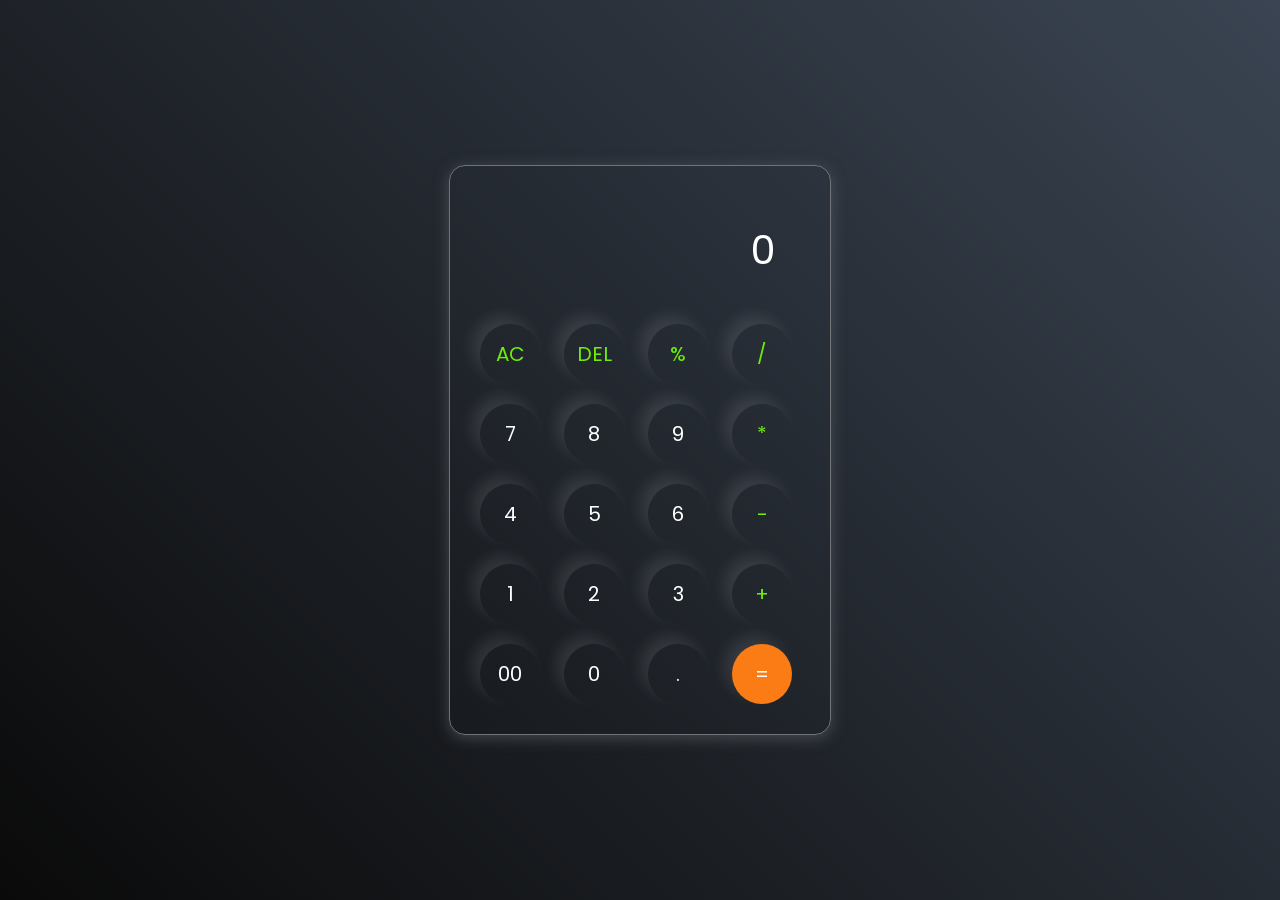
<file: Calculator/index.html>
<!DOCTYPE html>
<html lang="en">
  <head>
    <meta charset="UTF-8" />
    <meta http-equiv="X-UA-Compatible" content="IE=edge" />
    <meta name="viewport" content="width=device-width, initial-scale=1.0" />
    <link rel="stylesheet" href="style.css" />
    <title>Calculator - By Swati</title>
  </head>
  <body>
    <div class="container">
      <div class="calculator">
        <input type="text" id="inputBox" placeholder="0" />
        <div>
          <button class="button operator">AC</button>
          <button class="button operator">DEL</button>
          <button class="button operator">%</button>
          <button class="button operator">/</button>
        </div>
        <div>
          <button class="button">7</button>
          <button class="button">8</button>
          <button class="button">9</button>
          <button class="button operator">*</button>
        </div>
        <div>
          <button class="button">4</button>
          <button class="button">5</button>
          <button class="button">6</button>
          <button class="button operator">-</button>
        </div>
        <div>
          <button class="button">1</button>
          <button class="button">2</button>
          <button class="button">3</button>
          <button class="button operator">+</button>
        </div>

        <div>
          <button class="button">00</button>
          <button class="button">0</button>
          <button class="button">.</button>
          <button class="button equalBtn">=</button>
        </div>
      </div>
    </div>

    <script src="script.js"></script>
  </body>
</html>
</file>
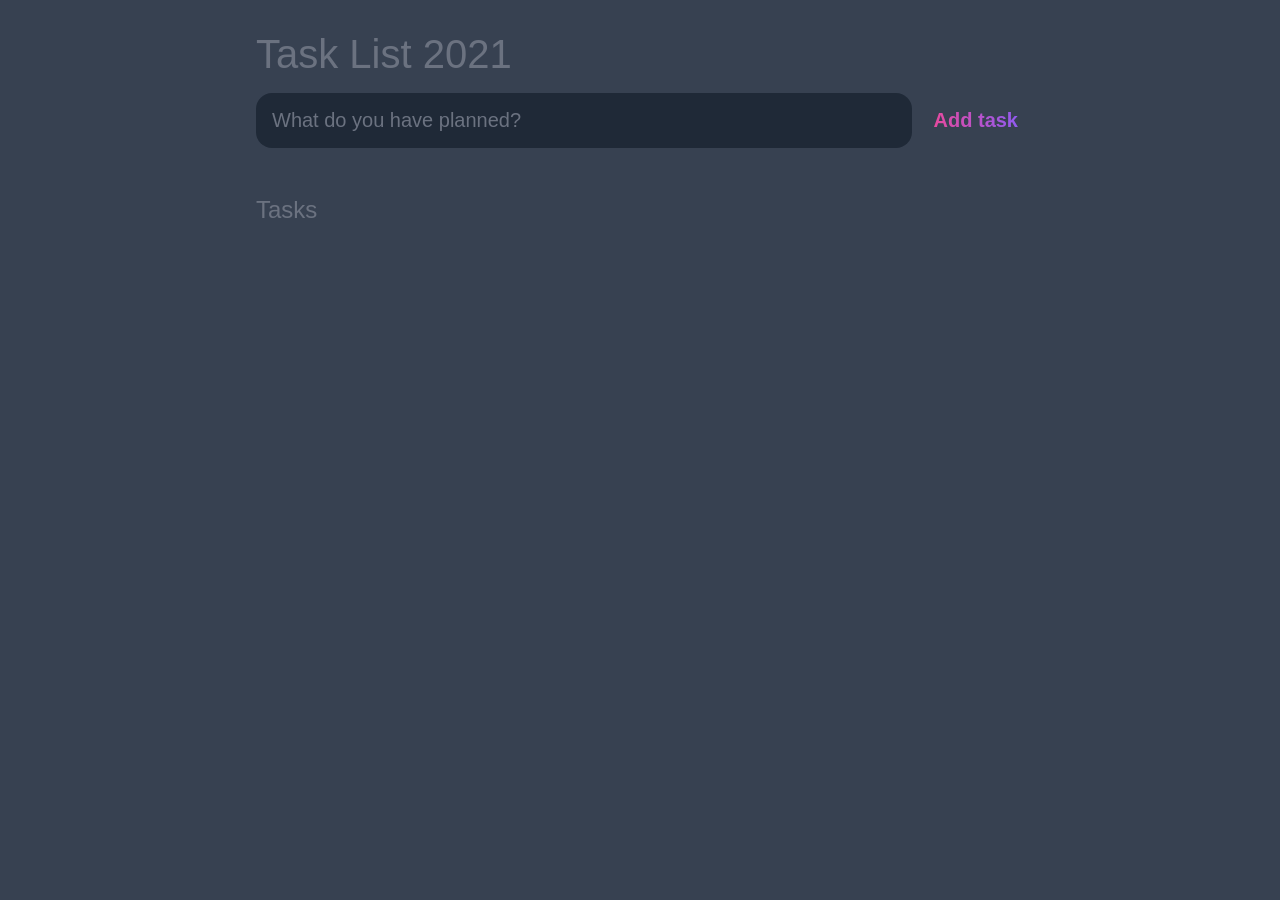
<file: TO-DO Web App/index.html>
<!DOCTYPE html>
<html lang="en">
<head>
	<meta charset="UTF-8">
	<meta http-equiv="X-UA-Compatible" content="IE=edge">
	<meta name="viewport" content="width=device-width, initial-scale=1.0">
	<title>Task List 2021</title>

	<link rel="stylesheet" href="main.css" />
</head>
<body>
	
	<header>
		<h1>Task List 2021</h1>
		<form id="new-task-form">
			<input 
				type="text" 
				name="new-task-input" 
				id="new-task-input" 
				placeholder="What do you have planned?" />
			<input 
				type="submit"
				id="new-task-submit" 
				value="Add task" />
		</form>
	</header>
	<main>
		<section class="task-list">
			<h2>Tasks</h2>

			<div id="tasks">

				<!-- <div class="task">
					<div class="content">
						<input 
							type="text" 
							class="text" 
							value="A new task"
							readonly>
					</div>
					<div class="actions">
						<button class="edit">Edit</button>
						<button class="delete">Delete</button>
					</div>
				</div> -->

			</div>
		</section>
	</main>

	<script src="main.js"></script>
</body>
</html>
</file>
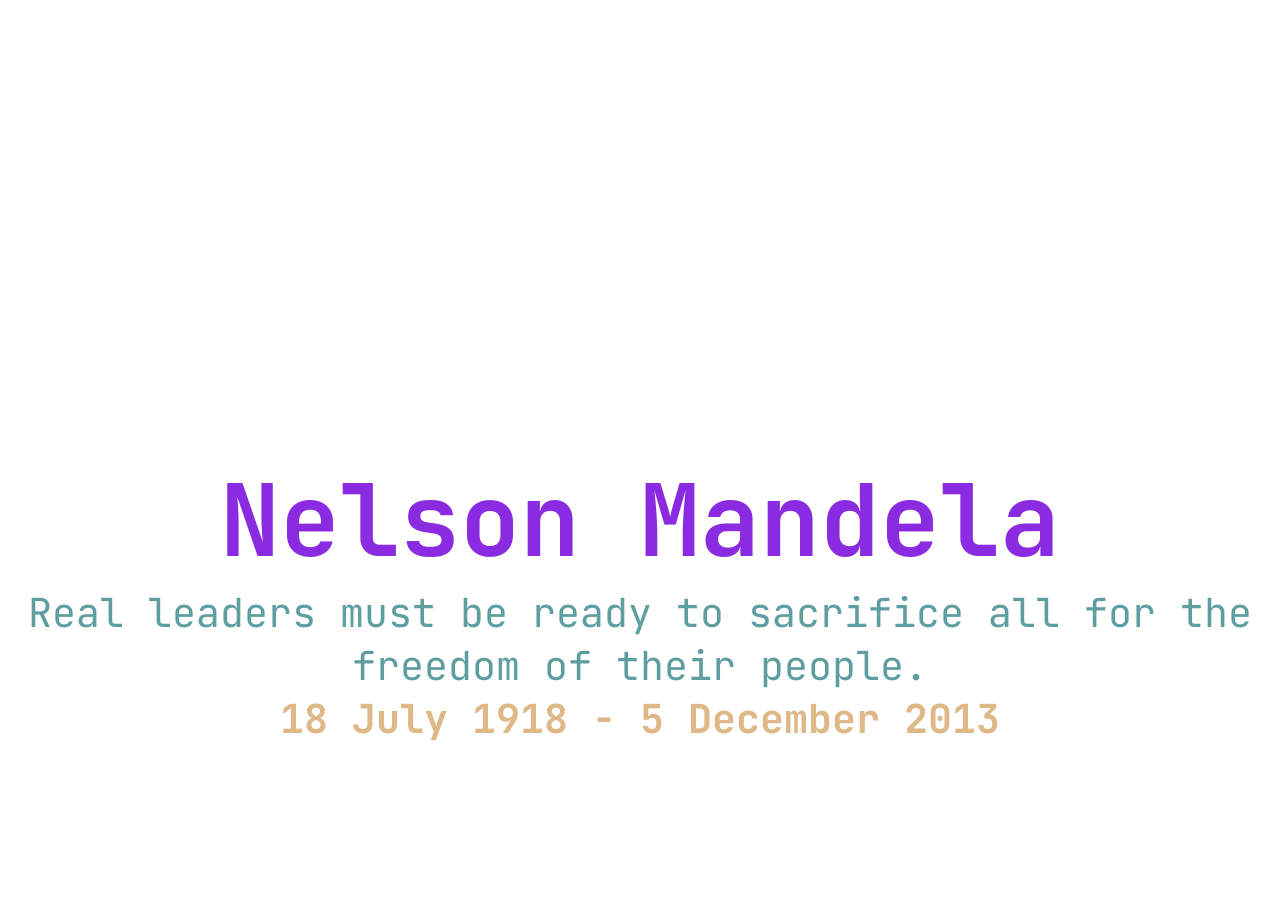
<file: Tribute Page/index.html>
<!DOCTYPE html>
<html lang="en">
<head>
    <meta charset="UTF-8">
    <meta name="viewport" content="width=device-width, initial-scale=1.0">
    <title>Tribute Page</title>
    <link rel="stylesheet" href="index.css">
    <link rel="preconnect" href="https://fonts.gstatic.com">
    <link href="https://fonts.googleapis.com/css2?family=JetBrains+Mono&display=swap" rel="stylesheet">
</head>
<body class="bg"background="https://freepngimg.com/thumb/nelson_mandela/28748-3-nelson-mandela-transparent-background.png">
    <div class="name" >
        <h2 class="name1">Nelson Mandela</h2>
        <p class="para">Real leaders must be ready to sacrifice all for the freedom of their people.</p>
        <h1 class="dob">18 July 1918 - 5 December 2013</h1>
    </div>
</body>
</html>
</file>
<file: Calculator/style.css>
@import url('https://fonts.googleapis.com/css2?family=Poppins:wght@500&display=swap');

*{
    margin: 0;
    padding: 0;
    box-sizing: border-box;
    font-family: 'Poppins', sans-serif;
}

body{
    width: 100%;
    height: 100vh;
    display: flex;
    justify-content: center;
    align-items: center;
    background: linear-gradient(45deg, #0a0a0a, #3a4452);
}

.calculator{
    border: 1px solid #717377;
    padding: 20px;
    border-radius: 16px;
    background: transparent;
    box-shadow: 0px 3px 15px rgba(113, 115, 119, 0.5);

}

input{
    width: 320px;
    border: none;
    padding: 24px;
    margin: 10px;
    background: transparent;
    box-shadow: 0px 3px 15px rgbs(84, 84, 84, 0.1);
    font-size: 40px;
    text-align: right;
    cursor: pointer;
    color: #ffffff;
}

input::placeholder{
    color: #ffffff;
}

button{
    border: none;
    width: 60px;
    height: 60px;
    margin: 10px;
    border-radius: 50%;
    background: transparent;
    color: #ffffff;
    font-size: 20px;
    box-shadow: -8px -8px 15px rgba(255, 255, 255, 0.1);
    cursor: pointer;
}

.equalBtn{
    background-color: #fb7c14;
}

.operator{
    color: #6dee0a;
}
</file>
<file: TO-DO Web App/main.css>
:root {
	--dark: #374151;
	--darker: #1F2937;
	--darkest: #111827;
	--grey: #6B7280;
	--pink: #EC4899;
	--purple: #8B5CF6;
	--light: #EEE;
}

* {
	margin: 0;
	box-sizing: border-box;
	font-family: "Fira sans", sans-serif;
}

body {
	display: flex;
	flex-direction: column;
	min-height: 100vh;
	color: #FFF;
	background-color: var(--dark);
}

header {
	padding: 2rem 1rem;
	max-width: 800px;
	width: 100%;
	margin: 0 auto;
}

header h1{ 
	font-size: 2.5rem;
	font-weight: 300;
	color: var(--grey);
	margin-bottom: 1rem;
}

#new-task-form {
	display: flex;;
}

input, button {
	appearance: none;
	border: none;
	outline: none;
	background: none;
}

#new-task-input {
	flex: 1 1 0%;
	background-color: var(--darker);
	padding: 1rem;
	border-radius: 1rem;
	margin-right: 1rem;
	color: var(--light);
	font-size: 1.25rem;
}

#new-task-input::placeholder {
	color: var(--grey);
}

#new-task-submit {
	color: var(--pink);
	font-size: 1.25rem;
	font-weight: 700;
	background-image: linear-gradient(to right, var(--pink), var(--purple));
	-webkit-background-clip: text;
	-webkit-text-fill-color: transparent;
	cursor: pointer;
	transition: 0.4s;
}

#new-task-submit:hover {
	opacity: 0.8;
}

#new-task-submit:active {
	opacity: 0.6;
}

main {
	flex: 1 1 0%;
	max-width: 800px;
	width: 100%;
	margin: 0 auto;
}

.task-list {
	padding: 1rem;
}

.task-list h2 {
	font-size: 1.5rem;
	font-weight: 300;
	color: var(--grey);
	margin-bottom: 1rem;
}

#tasks .task {
	display: flex;
	justify-content: space-between;
	background-color: var(--darkest);
	padding: 1rem;
	border-radius: 1rem;
	margin-bottom: 1rem;
}

.task .content {
	flex: 1 1 0%;
}

.task .content .text {
	color: var(--light);
	font-size: 1.125rem;
	width: 100%;
	display: block;
	transition: 0.4s;
}

.task .content .text:not(:read-only) {
	color: var(--pink);
}

.task .actions {
	display: flex;
	margin: 0 -0.5rem;
}

.task .actions button {
	cursor: pointer;
	margin: 0 0.5rem;
	font-size: 1.125rem;
	font-weight: 700;
	text-transform: uppercase;
	transition: 0.4s;
}

.task .actions button:hover {
	opacity: 0.8;
}

.task .actions button:active {
	opacity: 0.6;
}

.task .actions .edit {
	background-image: linear-gradient(to right, var(--pink), var(--purple));
	-webkit-background-clip: text;
	-webkit-text-fill-color: transparent;
}

.task .actions .delete {
	color: crimson;
}
</file>
<file: Tribute Page/index.css>
* {
    margin: 0;
    padding: 0;
    box-sizing: border-box;
  }
  body,
  html {
    height: 100%;
    overflow: hidden;
  }
  .bg {
    background-position: center;
    background-repeat: no-repeat;
    background-size: cover;
    height: 100%;
  }
  .name {
    text-align: center;
    justify-content: center;
    margin-top: 12cm;
  }
  .name1 {
    font-size: 100px;
    color: blueviolet;
    font-family: 'JetBrains Mono', monospace;
  }
  .dob {
    font-size: 40px;
    color: burlywood;
    font-family: 'JetBrains Mono', monospace;
  }
  .para {
    font-size: 40px;
    color: cadetblue;
    font-family: 'JetBrains Mono', monospace;
    opacity: 1;
  }
</file>
